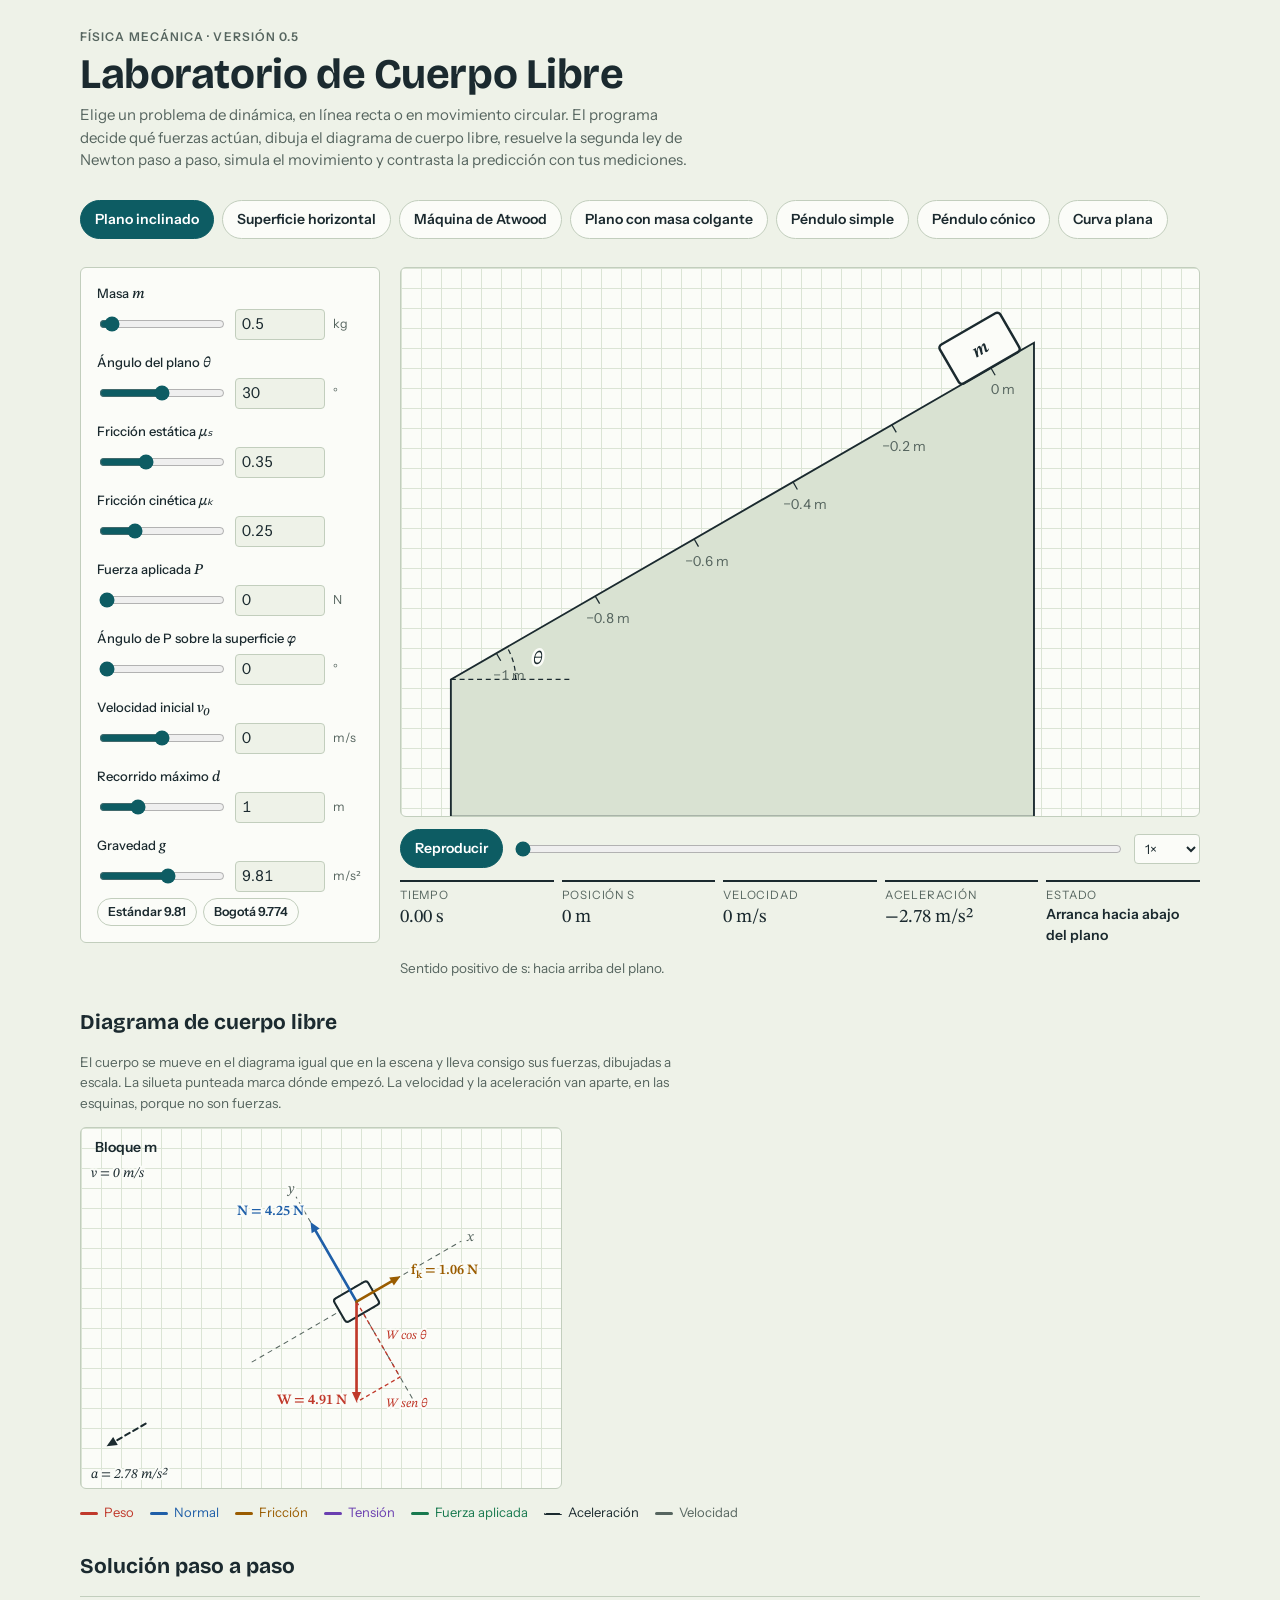
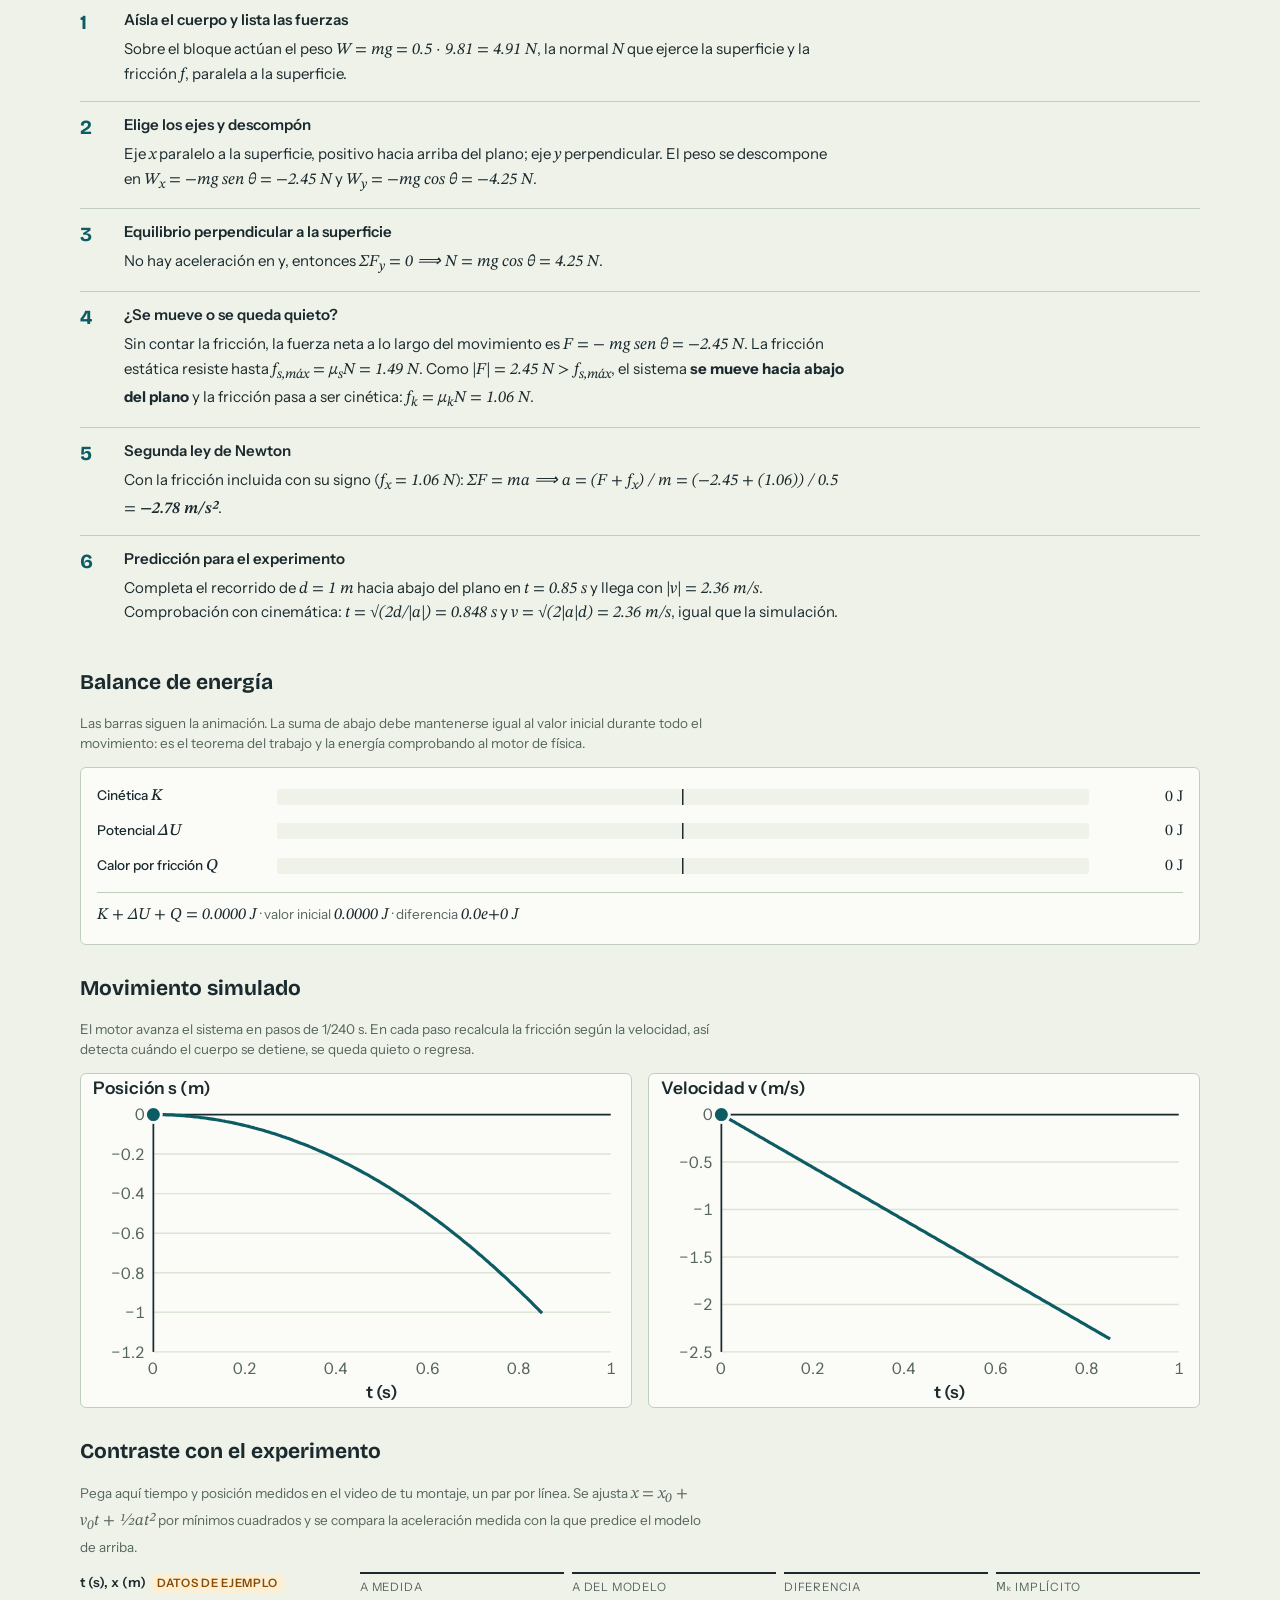
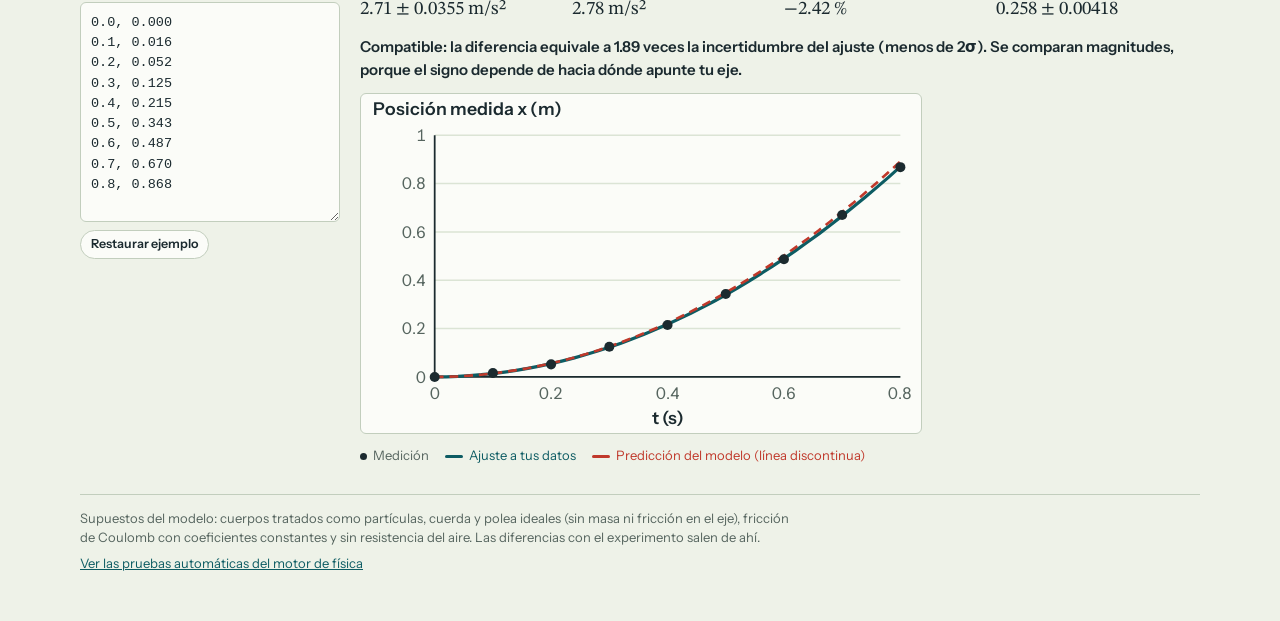
<file: index.html>
<!DOCTYPE html>
<html lang="es">
<head>
  <meta charset="utf-8">
  <meta name="viewport" content="width=device-width, initial-scale=1">
  <title>Laboratorio de Cuerpo Libre</title>
  <link rel="icon" href="favicon.svg" type="image/svg+xml">
  <link rel="icon" href="favicon.png" sizes="32x32" type="image/png">
  <link rel="apple-touch-icon" href="apple-touch-icon.png">
  <link rel="stylesheet" href="https://fonts.googleapis.com/css2?family=Bricolage+Grotesque:opsz,wght@12..96,500;12..96,700&family=Instrument+Sans:wght@400;500;600&family=STIX+Two+Text:ital,wght@0,400;0,600;1,400;1,600&display=swap">
  <link rel="stylesheet" href="css/styles.css?v=0.5">
</head>
<body>

<div class="wrap">
  <header>
    <p class="eyebrow">Física mecánica · versión 0.5</p>
    <h1>Laboratorio de Cuerpo Libre</h1>
    <p class="lede">Elige un problema de dinámica, en línea recta o en movimiento circular. El programa decide qué fuerzas actúan, dibuja el diagrama de cuerpo libre, resuelve la segunda ley de Newton paso a paso, simula el movimiento y contrasta la predicción con tus mediciones.</p>
  </header>

  <nav class="tabs" id="tabs" aria-label="Tipo de problema"></nav>

  <section class="work">
    <aside class="panel controls" id="controls" aria-label="Datos del problema"></aside>
    <div class="stage">
      <div class="paper"><svg id="scene" viewBox="0 0 640 440" role="img" aria-label="Montaje del problema"></svg></div>
      <div id="warn" class="warn" hidden></div>
      <div class="transport">
        <button class="btn primary" id="play" type="button">Reproducir</button>
        <input type="range" id="scrub" min="0" max="1000" value="0" aria-label="Instante de la simulación">
        <select id="speed" aria-label="Velocidad de reproducción"><option value="1">1×</option><option value="0.5">0,5×</option><option value="0.25">0,25×</option></select>
      </div>
      <dl class="readouts">
        <div><dt>Tiempo</dt><dd id="o_t">0</dd></div>
        <div><dt id="l_1">Posición s</dt><dd id="o_s">0</dd></div>
        <div><dt id="l_2">Velocidad</dt><dd id="o_v">0</dd></div>
        <div><dt id="l_3">Aceleración</dt><dd id="o_a">0</dd></div>
        <div><dt>Estado</dt><dd class="txt" id="o_e"></dd></div>
      </dl>
      <p class="note" id="conv"></p>
    </div>
  </section>

  <section>
    <h2>Diagrama de cuerpo libre</h2>
    <p class="note">El cuerpo se mueve en el diagrama igual que en la escena y lleva consigo sus fuerzas, dibujadas a escala. La silueta punteada marca dónde empezó. La velocidad y la aceleración van aparte, en las esquinas, porque no son fuerzas.</p>
    <div class="fbds" id="fbds"></div>
    <ul class="legend">
      <li class="w"><i></i>Peso</li><li class="n"><i></i>Normal</li><li class="f"><i></i>Fricción</li><li class="t"><i></i>Tensión</li><li class="p"><i></i>Fuerza aplicada</li><li style="color:var(--ink)"><i style="height:0;border-top:2px dashed currentColor;background:none"></i>Aceleración</li><li style="color:var(--muted)"><i></i>Velocidad</li>
    </ul>
  </section>

  <section>
    <h2>Solución paso a paso</h2>
    <ol class="steps" id="steps"></ol>
  </section>

  <section id="sec_en">
    <h2>Balance de energía</h2>
    <p class="note">Las barras siguen la animación. La suma de abajo debe mantenerse igual al valor inicial durante todo el movimiento: es el teorema del trabajo y la energía comprobando al motor de física.</p>
    <div class="panel energia" id="energia"></div>
  </section>

  <section>
    <h2 id="graf_t">Movimiento simulado</h2>
    <p class="note" id="graf_n"></p>
    <div class="charts">
      <div class="panel"><svg id="ch_s" viewBox="0 0 380 230" role="img" aria-label="Posición contra tiempo"></svg></div>
      <div class="panel"><svg id="ch_v" viewBox="0 0 380 230" role="img" aria-label="Velocidad contra tiempo"></svg></div>
    </div>
  </section>

  <section id="sec_exp">
    <h2>Contraste con el experimento</h2>
    <p class="note">Pega aquí tiempo y posición medidos en el video de tu montaje, un par por línea. Se ajusta <span class="eq">x = x<sub>0</sub> + v<sub>0</sub>t + ½at²</span> por mínimos cuadrados y se compara la aceleración medida con la que predice el modelo de arriba.</p>
    <div class="exp">
      <div style="display:flex;flex-direction:column;gap:8px;min-width:0">
        <label for="data" style="font-weight:600;font-size:13.5px">t (s), x (m) <span class="tag" id="extag">Datos de ejemplo</span></label>
        <textarea id="data" spellcheck="false"></textarea>
        <div><button class="btn small" id="exreset" type="button">Restaurar ejemplo</button></div>
      </div>
      <div class="res">
        <dl class="readouts">
          <div><dt>a medida</dt><dd id="e_a">–</dd></div>
          <div><dt>a del modelo</dt><dd id="e_m">–</dd></div>
          <div><dt>Diferencia</dt><dd id="e_d">–</dd></div>
          <div><dt>μₖ implícito</dt><dd id="e_mu">–</dd></div>
        </dl>
        <p class="verdict" id="e_v"></p>
        <div class="panel"><svg id="ch_e" viewBox="0 0 380 230" role="img" aria-label="Datos medidos, ajuste y modelo"></svg></div>
        <ul class="legend"><li><i style="background:var(--ink);width:7px;height:7px;border-radius:50%"></i>Medición</li><li style="color:var(--accent)"><i></i>Ajuste a tus datos</li><li class="w"><i></i>Predicción del modelo (línea discontinua)</li></ul>
      </div>
    </div>
  </section>

  <footer><p>Supuestos del modelo: cuerpos tratados como partículas, cuerda y polea ideales (sin masa ni fricción en el eje), fricción de Coulomb con coeficientes constantes y sin resistencia del aire. Las diferencias con el experimento salen de ahí.</p>
    <p style="margin-top:6px"><a href="tests/pruebas.html" style="color:var(--accent)">Ver las pruebas automáticas del motor de física</a></p></footer>
</div>

<!-- El orden importa: cada archivo usa lo que definen los anteriores -->
<script src="js/config.js?v=0.5"></script>
<script src="js/fisica.js?v=0.5"></script>
<script src="js/circular.js?v=0.5"></script>
<script src="js/dibujo.js?v=0.5"></script>
<script src="js/dibujo-circular.js?v=0.5"></script>
<script src="js/solucion.js?v=0.5"></script>
<script src="js/solucion-circular.js?v=0.5"></script>
<script src="js/energia.js?v=0.5"></script>
<script src="js/graficas.js?v=0.5"></script>
<script src="js/experimento.js?v=0.5"></script>
<script src="js/app.js?v=0.5"></script>
</body>
</html>
</file>
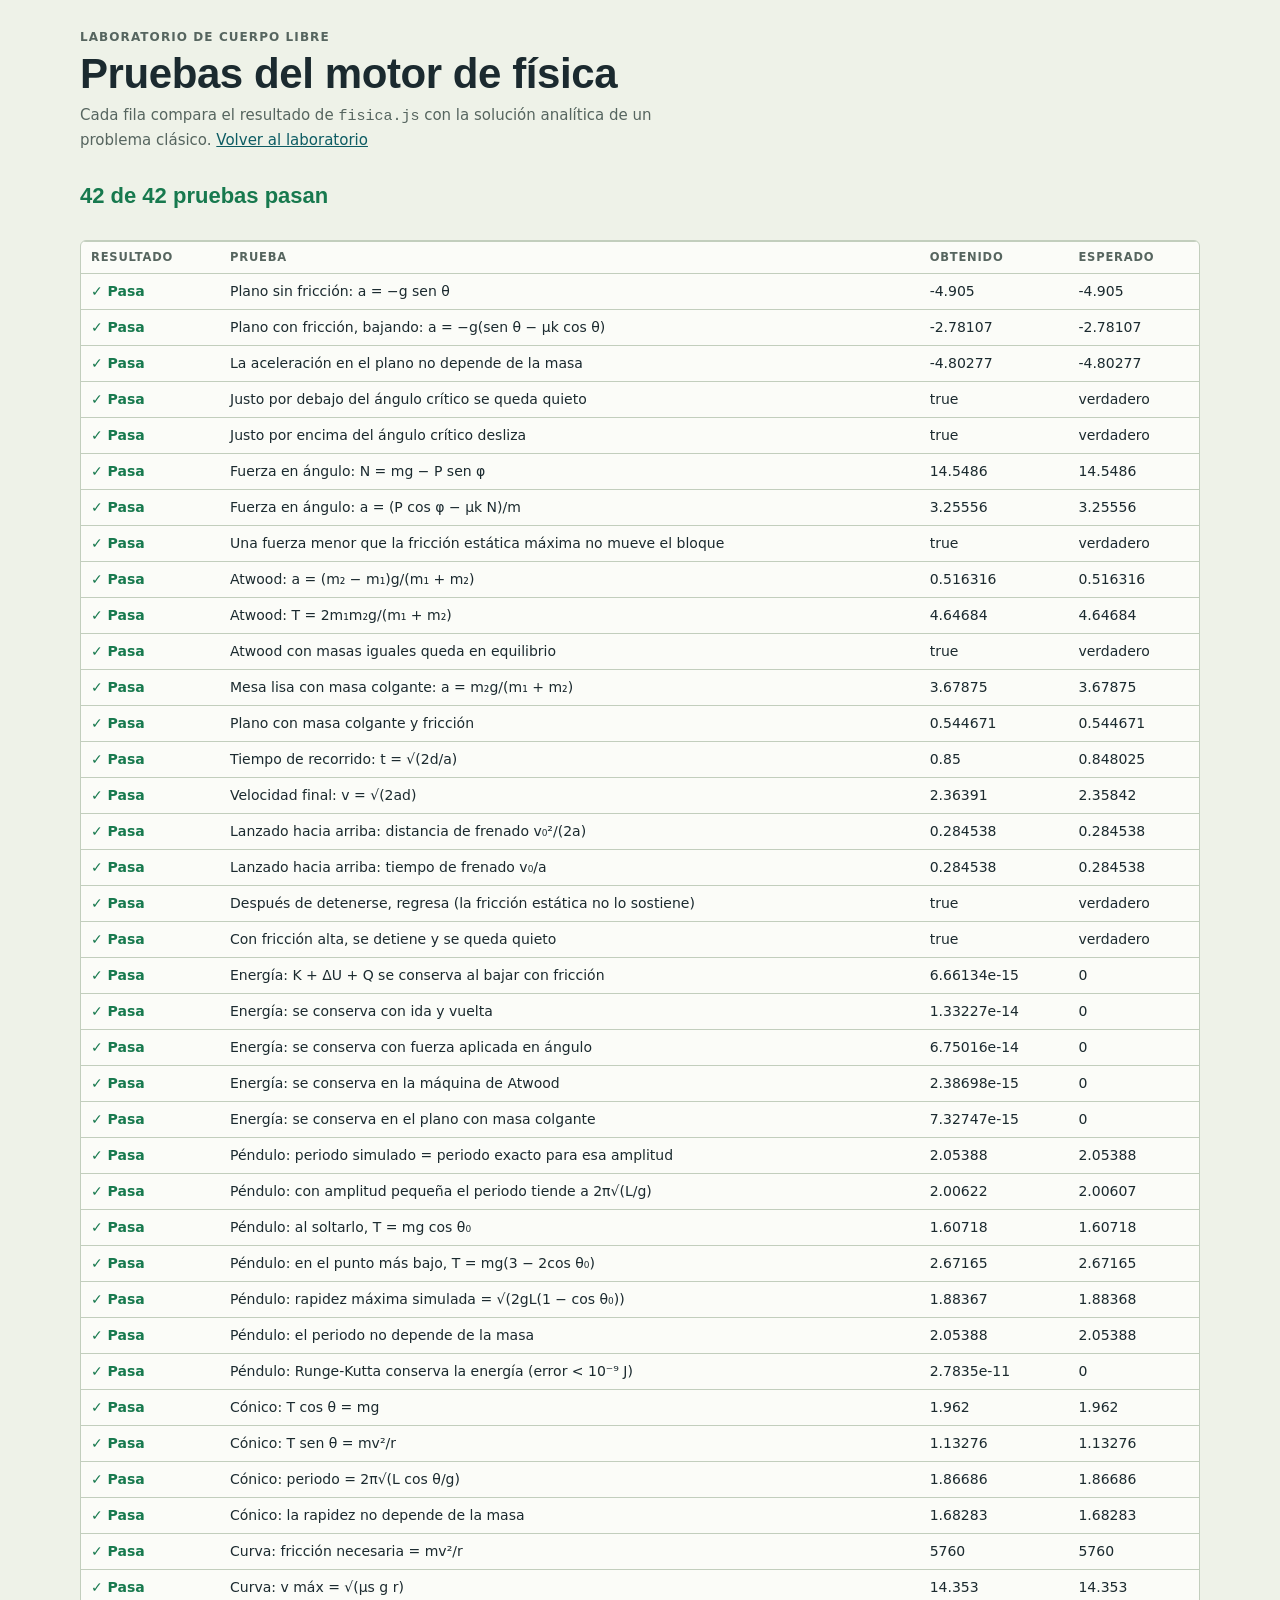
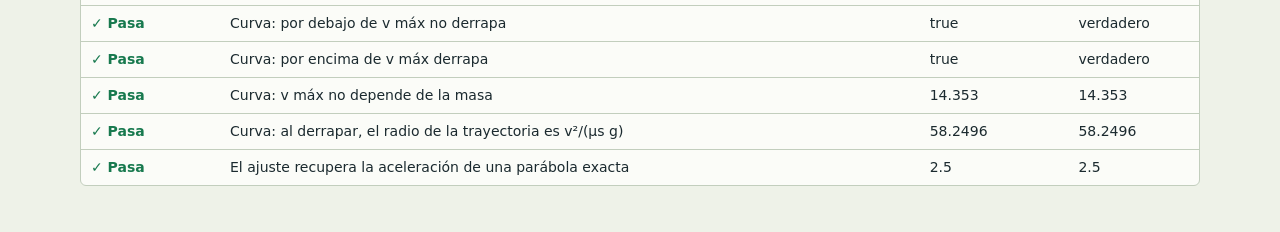
<file: tests/pruebas.html>
<!DOCTYPE html>
<html lang="es">
<head>
  <meta charset="utf-8">
  <meta name="viewport" content="width=device-width, initial-scale=1">
  <title>Pruebas del motor de física</title>
  <link rel="icon" href="../favicon.svg" type="image/svg+xml">
  <link rel="stylesheet" href="../css/styles.css">
  <style>
    table { border-collapse: collapse; width: 100%; font-variant-numeric: tabular-nums; }
    th, td { text-align: left; padding: 7px 10px; border-top: 1px solid var(--line); font-size: 14px; }
    th { font-size: 11.5px; letter-spacing: .07em; text-transform: uppercase; color: var(--muted); }
    tr.ok td:first-child, #resumen.ok { color: var(--f-p); font-weight: 600; }
    tr.falla td:first-child, #resumen.falla { color: var(--f-w); font-weight: 600; }
    #resumen { font-family: var(--display); font-size: 22px; margin: 0; }
    .scroll { overflow-x: auto; }
  </style>
</head>
<body>
<div class="wrap">
  <header>
    <p class="eyebrow">Laboratorio de Cuerpo Libre</p>
    <h1>Pruebas del motor de física</h1>
    <p class="lede">Cada fila compara el resultado de <code>fisica.js</code> con la solución analítica de un problema clásico. <a href="../index.html" style="color:var(--accent)">Volver al laboratorio</a></p>
  </header>
  <p id="resumen"></p>
  <div class="panel scroll">
    <table>
      <thead><tr><th>Resultado</th><th>Prueba</th><th>Obtenido</th><th>Esperado</th></tr></thead>
      <tbody id="tabla"></tbody>
    </table>
  </div>
</div>
<script src="../js/config.js"></script>
<script src="../js/fisica.js"></script>
<script src="../js/circular.js"></script>
<script src="../js/energia.js"></script>
<script src="../js/experimento.js"></script>
<script src="pruebas.js"></script>
</body>
</html>
</file>
<file: css/styles.css>
/* ==========================================================
   Laboratorio de Cuerpo Libre — estilos
   1. Tokens de color y tipografía (tema claro y oscuro)
   2. Estructura general de la página
   3. Controles y escena
   4. Elementos SVG (escena, diagramas, gráficas)
   5. Solución, gráficas y contraste experimental
   ========================================================== */
body{margin:0}
[hidden]{display:none!important}
/* Layout: hoja de ingeniería cuadriculada (claro) / pizarra (oscuro). Controles a la izquierda, escena a la derecha, luego DCL, solución, gráficas y contraste experimental. */
:root{
  --paper:#eef2e8; --panel:#fbfcf8; --grid:#dbe4d5; --solid:#d9e2d2; --line:#c2cebd;
  --ink:#1b2a2f; --muted:#56655f; --accent:#0d5c63; --on-accent:#ffffff; --warn:#8a4b00; --warn-bg:#fbefd6;
  --f-w:#c0392b; --f-n:#1f5fa8; --f-f:#9a5c00; --f-t:#6a3fb0; --f-p:#17794e;
  --display:"Bricolage Grotesque","Trebuchet MS",sans-serif;
  --body:"Instrument Sans","Segoe UI",system-ui,sans-serif;
  --math:"STIX Two Text","Cambria Math","Times New Roman",serif;
}
@media (prefers-color-scheme: dark){ :root:not([data-theme="light"]){
  --paper:#141e1b; --panel:#1b2925; --grid:#26362f; --solid:#2b3d36; --line:#385046;
  --ink:#e8efe6; --muted:#a0b3aa; --accent:#7fd1c7; --on-accent:#10201c; --warn:#f3c77a; --warn-bg:#3a2e14;
  --f-w:#ff8f80; --f-n:#86bcff; --f-f:#f0b860; --f-t:#c6a8ff; --f-p:#7ddba6; color-scheme:dark } }
:root[data-theme="dark"]{
  --paper:#141e1b; --panel:#1b2925; --grid:#26362f; --solid:#2b3d36; --line:#385046;
  --ink:#e8efe6; --muted:#a0b3aa; --accent:#7fd1c7; --on-accent:#10201c; --warn:#f3c77a; --warn-bg:#3a2e14;
  --f-w:#ff8f80; --f-n:#86bcff; --f-f:#f0b860; --f-t:#c6a8ff; --f-p:#7ddba6; color-scheme:dark }

body{background:var(--paper);color:var(--ink);font-family:var(--body);font-size:15px;line-height:1.5}
.wrap{max-width:1120px;margin:0 auto;padding-inline:16px;padding-block:28px 48px;display:flex;flex-direction:column;gap:28px}
h1{font-family:var(--display);font-weight:700;font-size:clamp(28px,5vw,42px);line-height:1.05;margin:0;text-wrap:balance;letter-spacing:-.01em}
h2{font-family:var(--display);font-weight:700;font-size:21px;margin:0;text-wrap:balance}
.lede{max-width:62ch;color:var(--muted);margin:8px 0 0}
.eyebrow{font-size:12px;letter-spacing:.09em;text-transform:uppercase;color:var(--muted);font-weight:600;margin:0 0 6px}
section{display:flex;flex-direction:column;gap:14px}
.note{color:var(--muted);font-size:13.5px;max-width:70ch;margin:0}

.tabs{display:flex;flex-wrap:wrap;gap:8px}
.tabs button,.btn{font:inherit;font-weight:600;font-size:14px;padding:8px 14px;border-radius:999px;border:1.5px solid var(--line);background:var(--panel);color:var(--ink);cursor:pointer}
.tabs button[aria-pressed="true"],.btn.primary{background:var(--accent);border-color:var(--accent);color:var(--on-accent)}
button:focus-visible,input:focus-visible,select:focus-visible,textarea:focus-visible{outline:2.5px solid var(--accent);outline-offset:2px}
.btn.small{padding:4px 10px;font-size:12.5px}

.work{display:grid;grid-template-columns:300px minmax(0,1fr);gap:20px;align-items:start}
@media (max-width:820px){.work{grid-template-columns:minmax(0,1fr)}}
.panel{background:var(--panel);border:1px solid var(--line);border-radius:6px}
.controls{padding:16px;display:flex;flex-direction:column;gap:13px}
.ctl label{display:block;font-size:13px;font-weight:500}
.ctl .sym{font-family:var(--math);font-style:italic;font-size:15px}
.ctl .row{display:flex;align-items:center;gap:8px;margin-top:3px}
.ctl input[type=range]{flex:1;min-width:0;accent-color:var(--accent)}
.ctl input[type=number]{width:76px;font:inherit;font-variant-numeric:tabular-nums;padding:3px 6px;border:1px solid var(--line);border-radius:4px;background:var(--paper);color:var(--ink)}
.ctl .unit{width:30px;font-size:12.5px;color:var(--muted)}
.ctl .hint{display:flex;gap:6px;margin-top:6px;flex-wrap:wrap}

.stage{display:flex;flex-direction:column;gap:12px;min-width:0}
.paper{background-color:var(--panel);background-image:linear-gradient(var(--grid) 1px,transparent 1px),linear-gradient(90deg,var(--grid) 1px,transparent 1px);background-size:20px 20px;border:1px solid var(--line);border-radius:6px}
svg{display:block;width:100%;height:auto;max-width:100%}
.transport{display:flex;flex-wrap:wrap;align-items:center;gap:10px}
.transport input[type=range]{flex:1;min-width:120px;accent-color:var(--accent)}
.transport select{font:inherit;font-size:13px;padding:5px 6px;border:1px solid var(--line);border-radius:4px;background:var(--panel);color:var(--ink)}
.readouts{display:grid;grid-template-columns:repeat(auto-fit,minmax(118px,1fr));gap:8px;margin:0}
.readouts div{border-top:2px solid var(--ink);padding-top:5px}
.readouts dt{font-size:11.5px;letter-spacing:.07em;text-transform:uppercase;color:var(--muted)}
.readouts dd{margin:0;font-family:var(--math);font-size:19px;font-variant-numeric:tabular-nums}
.readouts dd.txt{font-family:var(--body);font-size:14px;font-weight:600}
.warn{background:var(--warn-bg);color:var(--warn);border-radius:4px;padding:8px 12px;font-size:13.5px;font-weight:500}

/* SVG */
.solid{fill:var(--solid);stroke:var(--ink);stroke-width:1.5}
.body{fill:var(--panel);stroke:var(--ink);stroke-width:2}
.str{stroke:var(--ink);stroke-width:1.6;fill:none}
.sup{stroke:var(--ink);stroke-width:3;fill:none}
.pul{fill:var(--panel);stroke:var(--ink);stroke-width:2}
.hub{fill:var(--ink)}
.ref{stroke:var(--ink);stroke-width:1;stroke-dasharray:4 3;fill:none}
.tick{stroke:var(--ink);stroke-width:1}
.tk{fill:var(--muted);font:11px var(--body);font-variant-numeric:tabular-nums}
.blbl{fill:var(--ink);font:italic 600 15px var(--math)}
.ang{fill:var(--ink);font:italic 15px var(--math)}
.ax{stroke:var(--muted);stroke-width:1;stroke-dasharray:5 4}
.axl{fill:var(--muted);font:italic 14px var(--math)}
.cmp{stroke:currentColor;stroke-width:1.3;stroke-dasharray:4 3;fill:none}
.cmpl{fill:currentColor;font:italic 12.5px var(--math)}
.F line{stroke:currentColor;stroke-width:2.6;stroke-linecap:round}.F polygon{fill:currentColor}
.fl{fill:currentColor;font:600 14px var(--math)}
.w{color:var(--f-w)}.n{color:var(--f-n)}.f{color:var(--f-f)}.t{color:var(--f-t)}.p{color:var(--f-p)}
.gl{stroke:var(--grid);stroke-width:1}.axis{stroke:var(--ink);stroke-width:1.2}
.ct{fill:var(--muted);font:11px var(--body);font-variant-numeric:tabular-nums}
.cl{fill:var(--ink);font:12px var(--body);font-weight:600}
.s1{stroke:var(--accent);stroke-width:2.2;fill:none}.s2{stroke:var(--f-w);stroke-width:1.8;fill:none;stroke-dasharray:6 4}
.dot{fill:var(--ink)}.cur{fill:var(--accent);stroke:var(--panel);stroke-width:2}

.fbds{display:grid;grid-template-columns:repeat(auto-fit,minmax(min(100%,300px),1fr));gap:16px}
.fbd{max-width:480px}.res .panel{max-width:560px}.fbd h3{font:600 14px var(--body);margin:0;padding:10px 14px 0}
.legend{display:flex;flex-wrap:wrap;gap:6px 16px;font-size:13px;color:var(--muted);margin:0;padding:0;list-style:none}
.legend i{display:inline-block;width:18px;height:3px;border-radius:2px;background:currentColor;vertical-align:middle;margin-right:6px}

.steps{list-style:none;margin:0;padding:0;display:flex;flex-direction:column;gap:0;counter-reset:st}
.steps li{counter-increment:st;display:grid;grid-template-columns:34px minmax(0,1fr);gap:4px 10px;padding:13px 0;border-top:1px solid var(--line)}
.steps li::before{content:counter(st);font:700 20px var(--display);color:var(--accent)}
.steps h3{font:600 15px var(--body);margin:0}
.steps p{grid-column:2;margin:0;max-width:72ch}
.eq{font-family:var(--math);font-size:16.5px;font-style:italic;overflow-wrap:anywhere}
.eq b{font-weight:600}

.charts{display:grid;grid-template-columns:repeat(auto-fit,minmax(min(100%,300px),1fr));gap:16px}
.exp{display:grid;grid-template-columns:minmax(0,260px) minmax(0,1fr);gap:20px;align-items:start}
@media (max-width:820px){.exp{grid-template-columns:minmax(0,1fr)}}
.exp textarea{width:100%;box-sizing:border-box;height:220px;font:13.5px/1.5 ui-monospace,Menlo,Consolas,monospace;padding:10px;border:1px solid var(--line);border-radius:6px;background:var(--panel);color:var(--ink);resize:vertical}
.tag{display:inline-block;font-size:11.5px;font-weight:600;letter-spacing:.06em;text-transform:uppercase;background:var(--warn-bg);color:var(--warn);padding:2px 8px;border-radius:999px}
.res{display:flex;flex-direction:column;gap:12px;min-width:0}
.verdict{font-weight:600;margin:0}
footer{border-top:1px solid var(--line);padding-top:14px;color:var(--muted);font-size:13px}
footer p{margin:0;max-width:80ch}

/* Balance de energía */
.energia{padding:16px;display:flex;flex-direction:column;gap:10px}
.en-row{display:grid;grid-template-columns:minmax(0,170px) minmax(0,1fr) 84px;gap:10px;align-items:center}
@media (max-width:560px){.en-row{grid-template-columns:minmax(0,1fr) 84px}.en-track{grid-column:1/-1;grid-row:2}}
.en-l{font-size:13.5px;font-weight:500}
.en-track{position:relative;height:16px;background:linear-gradient(var(--ink),var(--ink)) center/1.5px 100% no-repeat,var(--paper);border-radius:3px}
.en-bar{position:absolute;top:2px;bottom:2px;border-radius:2px;left:50%;width:0}
.en-K{background:var(--accent)}.en-U{background:var(--f-n)}.en-Q{background:var(--f-f)}.en-WP{background:var(--f-p)}
.en-v{font-family:var(--math);font-size:16px;font-variant-numeric:tabular-nums;text-align:right}
.en-bal{margin:4px 0 0;padding-top:10px;border-top:1px solid var(--line);font-size:13.5px;color:var(--muted)}
.en-bal .eq{color:var(--ink)}

/* Movimiento circular y vector aceleración */
.acc{color:var(--ink)}.F.acc line{stroke-dasharray:5 4;stroke-width:2}
.accl{fill:var(--ink);font:italic 13.5px var(--math)}
.vel{color:var(--muted)}
.road{stroke:var(--solid);fill:none}
.edge{stroke:var(--ink);stroke-width:1.5;fill:none}
.skid{stroke:var(--f-w);stroke-width:2.2;stroke-dasharray:7 5;fill:none}
/* Halo detrás de los rótulos para que los ejes no los crucen */
.fl,.cmpl,.accl,.axl,.tk,.ang{paint-order:stroke;stroke:var(--panel);stroke-width:4px;stroke-linejoin:round}
.solid~.tk{stroke:none}
.F.vel line{stroke-width:2.2}
circle.ax{fill:none}
.ghost{fill:none;stroke:var(--muted);stroke-width:1.5;stroke-dasharray:4 3}
</file>
